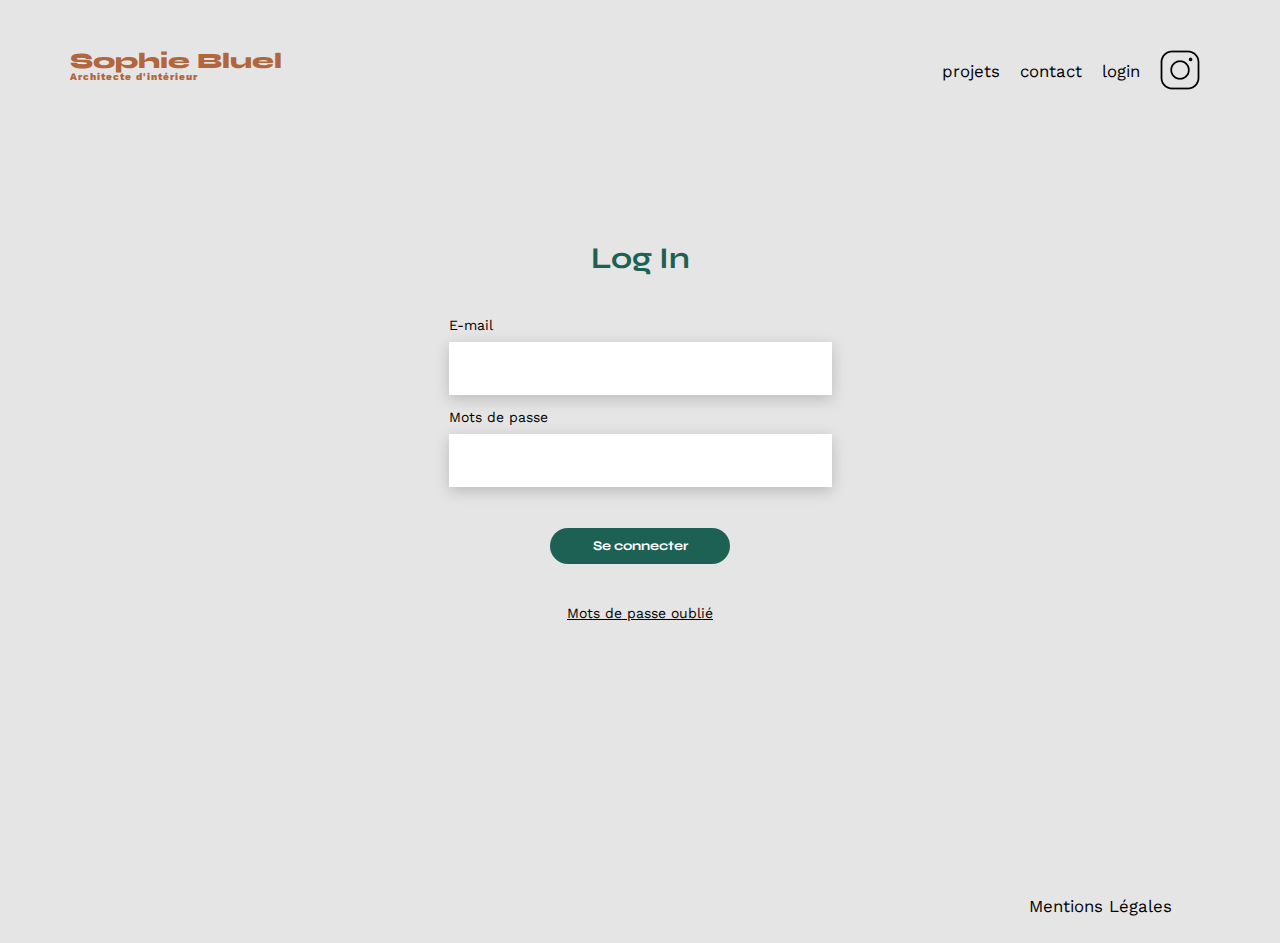
<file: FrontEnd/login.html>
<!DOCTYPE html>
<html lang="fr">
<head>
	<meta charset="UTF-8">
	<title>Sophie Bluel - Architecte d'intérieur</title>
	<meta name="viewport" content="width=device-width, initial-scale=1.0">
	<link rel="preconnect" href="https://fonts.googleapis.com">
	<link rel="preconnect" href="https://fonts.gstatic.com" crossorigin>
	<link href="https://fonts.googleapis.com/css2?family=Syne:wght@700;800&family=Work+Sans&display=swap" rel="stylesheet">
	<meta name="description" content="">
	<link rel="stylesheet" href="./assets/style.css">
	<link rel="stylesheet" href="./assets/login.css">
	<script type="module" src="log.js"></script>


</head>
<body>
	<header>
		<h1>Sophie Bluel <span>Architecte d'intérieur</span></h1>
		<nav>
			<ul>
				<li><a href="/FrontEnd/index.html">projets</a></li>
				<li>contact</li>
				<li>login</li>
				<li><img src="./assets/icons/instagram.png" alt="Instagram"></li>
			</ul>
		</nav>
	</header>
<main>
<form class="login">
	<h2>Log In</h2>
	<div class="login_email">
		<p>E-mail</p>
		<input type="email" name="email" id="email" required >
	</div>
	<div class="login_password">
		<p>Mots de passe</p>
		<input type="password" name="password" id="password" required >
	</div>
	
		<input class="login_button"  type="submit" value="Se connecter">
		
		<a href="#" class="oubli"> Mots de passe oublié</a>
</form>
	

</main>

<footer>
	<nav>
		<ul>
			<li>Mentions Légales</li>
		</ul>
	</nav>
</footer>
</body>
</html>
</file>
<file: FrontEnd/assets/login.css>
.oubli {
    color: black;
}

.login {
    display: flex;
    flex-direction: column;
    gap: 15px;
    justify-content: center;
    align-items: center;
    padding-top: 100px;
    padding-bottom: 250px;

}

.login h2 {
    padding-bottom: 30px;
}

.login_email input, .login_password input  {
    width: 379px;
    height: 51px;
    border: none;
    box-shadow: 0px 4px 14px rgba(0, 0, 0, 0.19);
}
.login_email p,.login_password p {
    padding-bottom: 10px;
}

.login_button  {
    width: 179px;
    height: 36px;
    border: none;
}

input .login_button {
    margin-bottom: 5px;
}
</file>
<file: FrontEnd/assets/style.css>
/* http://meyerweb.com/eric/tools/css/reset/
   v2.0 | 20110126
   License: none (public domain)
*/

html,
body,
div,
span,
applet,
object,
iframe,
h1,
h2,
h3,
h4,
h5,
h6,
p,
blockquote,
pre,
a,
abbr,
acronym,
address,
big,
cite,
code,
del,
dfn,
em,
img,
ins,
kbd,
q,
s,
samp,
small,
strike,
strong,
sub,
sup,
tt,
var,
b,
u,
i,
center,
dl,
dt,
dd,
ol,
ul,
li,
fieldset,
form,
label,
legend,
table,
caption,
tbody,
tfoot,
thead,
tr,
th,
td,
article,
aside,
canvas,
details,
embed,
figure,
figcaption,
footer,
header,
hgroup,
menu,
nav,
output,
ruby,
section,
summary,
time,
mark,
audio,
video {
  margin: 0;
  padding: 0;
  border: 0;
  font-size: 100%;
  font: inherit;
  vertical-align: baseline;
}
/* HTML5 display-role reset for older browsers */
article,
aside,
details,
figcaption,
figure,
footer,
header,
hgroup,
menu,
nav,
section {
  display: block;
}
body {
  line-height: 1;
  background-color: #e5e5e5;
}
ol,
ul {
  list-style: none;
}
blockquote,
q {
  quotes: none;
}
blockquote:before,
blockquote:after,
q:before,
q:after {
  content: "";
  content: none;
}
table {
  border-collapse: collapse;
  border-spacing: 0;
}
/** end reset css**/
body {
  max-width: 1140px;
  margin: auto;
  font-family: "Work Sans";
  font-size: 14px;
}
header {
  display: flex;
  justify-content: space-between;
  margin: 50px 0;
}
section {
  margin: 50px 0;
}

h1 {
  display: flex;
  flex-direction: column;
  font-family: "Syne";
  font-size: 22px;
  font-weight: 800;
  color: #b1663c;
}

h1 > span {
  font-family: "Work Sans";
  font-size: 10px;
  letter-spacing: 0.1em;
}

h2 {
  font-family: "Syne";
  font-weight: 700;
  font-size: 30px;
  color: #1d6154;
}
nav ul {
  display: flex;
  align-items: center;
  list-style-type: none;
}
nav li {
  padding: 0 10px;
  font-size: 1.2em;
}

nav a {
  text-decoration: none;
  color: black;
}
li:hover a,
li:hover {
  color: #b1663c;
}
#introduction {
  display: flex;
  align-items: center;
}
#introduction figure {
  flex: 1;
}
#introduction img {
  display: block;
  margin: auto;
  width: 80%;
}

#introduction article {
  flex: 1;
}
#introduction h2 {
  margin-bottom: 1em;
}

#introduction p {
  margin-bottom: 0.5em;
}
#portfolio h2 {
  text-align: center;
  margin-bottom: 1em;
}
.gallery {
  width: 100%;
  display: grid;
  grid-template-columns: 1fr 1fr 1fr;
  grid-column-gap: 20px;
  grid-row-gap: 20px;
}

.gallery img {
  width: 100%;
}
#contact {
  width: 50%;
  margin: auto;
}
#contact > * {
  text-align: center;
}
#contact h2 {
  margin-bottom: 20px;
}
#contact form {
  text-align: left;
  margin-top: 30px;
  display: flex;
  flex-direction: column;
}

#contact input {
  height: 50px;
  font-size: 1.2em;
  border: none;
  box-shadow: 0px 4px 14px rgba(0, 0, 0, 0.09);
}
#contact label {
  margin: 2em 0 1em 0;
}
#contact textarea {
  border: none;
  box-shadow: 0px 4px 14px rgba(0, 0, 0, 0.09);
}

input[type="submit"] {
  font-family: "Syne";
  font-weight: 700;
  color: white;
  background-color: #1d6154;
  margin: 2em auto;
  width: 180px;
  text-align: center;
  border-radius: 60px;
  cursor: pointer;
}

footer nav ul {
  display: flex;
  justify-content: flex-end;
  margin: 2em;
}

.categorie {
  display: flex;
  flex-direction: row;
  justify-content: center;
  padding-top: 10px;
  padding-bottom: 50px;
}
.categorie_button {
  font-family: "Syne";
  font-weight: 700;
  color: #1d6154;
  background-color: white;
  margin: 2em auto;
  text-align: center;
  border-radius: 60px;
  cursor: pointer;
  height: 37px;
  min-width: 100px;

  padding-left: 23px;
  padding-right: 23px;
  margin: 10px;
}

.button_active {
  color: white;
  background-color: #1d6154;
}

/** Mode EDITEUR**/

.logOut {
  text-decoration: none;
  border: none;
  background-color: #e5e5e5;
  font-family: "Work Sans";
  font-size: 1.2em;
  cursor: pointer;
}

.edit_mode {
  display: flex;
  justify-content: center;
  align-items: center;
  width: 100%;
  height: 59px;
  background-color: black;
  position: relative;
  z-index: 100;
}

.edit_button {
  display: flex;
  justify-content: center;
  align-items: center;
  padding-left: 25px;
  padding-right: 25px;
  gap: 5px;
  background-color: black;
  color: white;
  border: none;
  cursor: pointer;
}

.change_button {
  display: flex;
  justify-content: center;
  align-items: center;
  padding-left: 25px;
  padding-right: 25px;
  background-color: white;
  color: black;
  border: none;
  border-radius: 20px;
  height: 38px;
  cursor: pointer;
}

/**MODALE**/

.modal {
  display: flex;
  overflow: auto;
  align-items: center;
  justify-content: center;
  background-color: rgba(0, 0, 0, 0.5);
  flex-direction: column;
  width: 100%;
  max-width: 1140px;
  height: 100%;
  position: fixed;
  overflow-y: auto;

  z-index: 10;
}

.modal_card,
.modal_add {
  display: flex;
  flex-direction: column;
  align-items: center;
  background-color: white;
  padding: 0;
  width: 630px;
  position: relative;
  top: 70px;

  border-radius: 5px;
}

.close_Modal {
  display: flex;
  width: 100%;
  justify-content: flex-end;
}

.close_Modal button {
  display: flex;
  justify-content: center;
  align-items: center;
  background-color: white;
  border: none;
  width: 15px;
  height: 15px;
  cursor: pointer;
  background-color: transparent;
}

.galleryModal {
  display: grid;
  grid-template-columns: 1fr 1fr 1fr 1fr 1fr;
  width: 75%;
  grid-column-gap: 20px;
  grid-row-gap: 20px;
  padding: 20px 20px 15px 20px;
}

.galleryModal img {
  width: 100%;
  max-height: 139px;
}
.editText {
  background-color: white;
  position: relative;
}

.modal h3 {
  font-family: "Work Sans";
  font-size: 26px;
  padding-top: 50px;
  padding-bottom: 30px;
}
.modifier {
  display: flex;
  padding-top: 10px;
  margin-left: 57px;
  gap: 5px;
}

.modal .add_button {
  display: flex;
  justify-content: center;
  width: 237px;
  height: 36px;
  border: none;
}

.modal .valid_button {
  display: flex;
  justify-content: center;
  width: 237px;
  height: 36px;
  border: none;
  background-color: grey;
  cursor: pointer;
}

.delete_all {
  font-family: "Syne";
  color: red;
  padding-bottom: 25px;
}

.modal_line {
  width: 420px;
  height: 1px;
  background-color: #b3b3b3;
  margin-bottom: 15px;
  margin-top: 5px;
}
.modal_contents {
  display: flex;
  flex-direction: column;
  justify-content: center;
  align-items: center;
}

.modal .fa-trash-can::before {
  display: flex;
  justify-content: center;
  align-items: center;
  z-index: 200;
  height: 20px;
  width: 20px;
  color: white;
  background-color: black;
  position: relative;

  border-radius: 5px;
  cursor: pointer;
}

.poubelle {
  display: flex;
  justify-content: center;
  align-items: center;
  z-index: 200;
  height: 20px;
  width: 20px;
  background-color: transparent;
  border: none;
  position: relative;
  bottom: 115px;
  left: 55px;
  border-radius: 5px;
  cursor: pointer;
  margin: 0;
}
.return_back {
  cursor: pointer;
}
.modal_icon {
  display: flex;
  width: 90%;
  flex-direction: row;
  align-items: center;
  padding-top: 20px;
}

figure .imgWidth {
  padding-bottom: 40px;
  object-fit: contain;
  max-height: 140px;
}

.div_img_add {
  height: 105px;
  max-height: 140px;
}
/** AJOUT d'image **/

.ajout_Img,
#img_Changer {
  display: flex;
  justify-content: center;
  align-items: center;
  flex-direction: column;
  background-color: #e8f1f6;
  margin-bottom: 10px;

  border-radius: 5px;
  height: 169px;
  width: 420px;
}

.choice_img {
  display: flex;
  justify-content: center;
  align-items: center;
  padding: 5px;
  font-family: "Syne";
  font-size: 14px;
  font-weight: 700;
  color: #306685;
  background-color: #cbd6dc;
  margin-top: 15px;
  margin-bottom: 5px;
  width: 180px;
  height: 36px;
  text-align: center;
  border-radius: 60px;
  cursor: pointer;
}

.add_image_icon::before {
  display: inline-flex;
  justify-content: center;
  align-items: center;
  width: 58px;
  height: 58px;
  color: gray;
  font-size: 58px;
  padding-top: 25px;
}

.titre_categorie {
  display: flex;
  flex-direction: column;
  justify-content: flex-start;
  align-items: flex-start;
  width: 420px;
  padding-bottom: 25px;
}

.titre_categorie h5 {
  font-family: "Work Sans";
  font-size: 14px;
  padding-bottom: 5px;
}

.input_add_photo {
  width: 100%;
  height: 41px;
  border: none;
  box-shadow: 5px 5px 15px rgba(0, 0, 0, 0.15);
  margin-top: 5px;
  margin-bottom: 5px;
}

.information {
  display: flex;
  color: red;
  gap: 5px;
}
</file>
